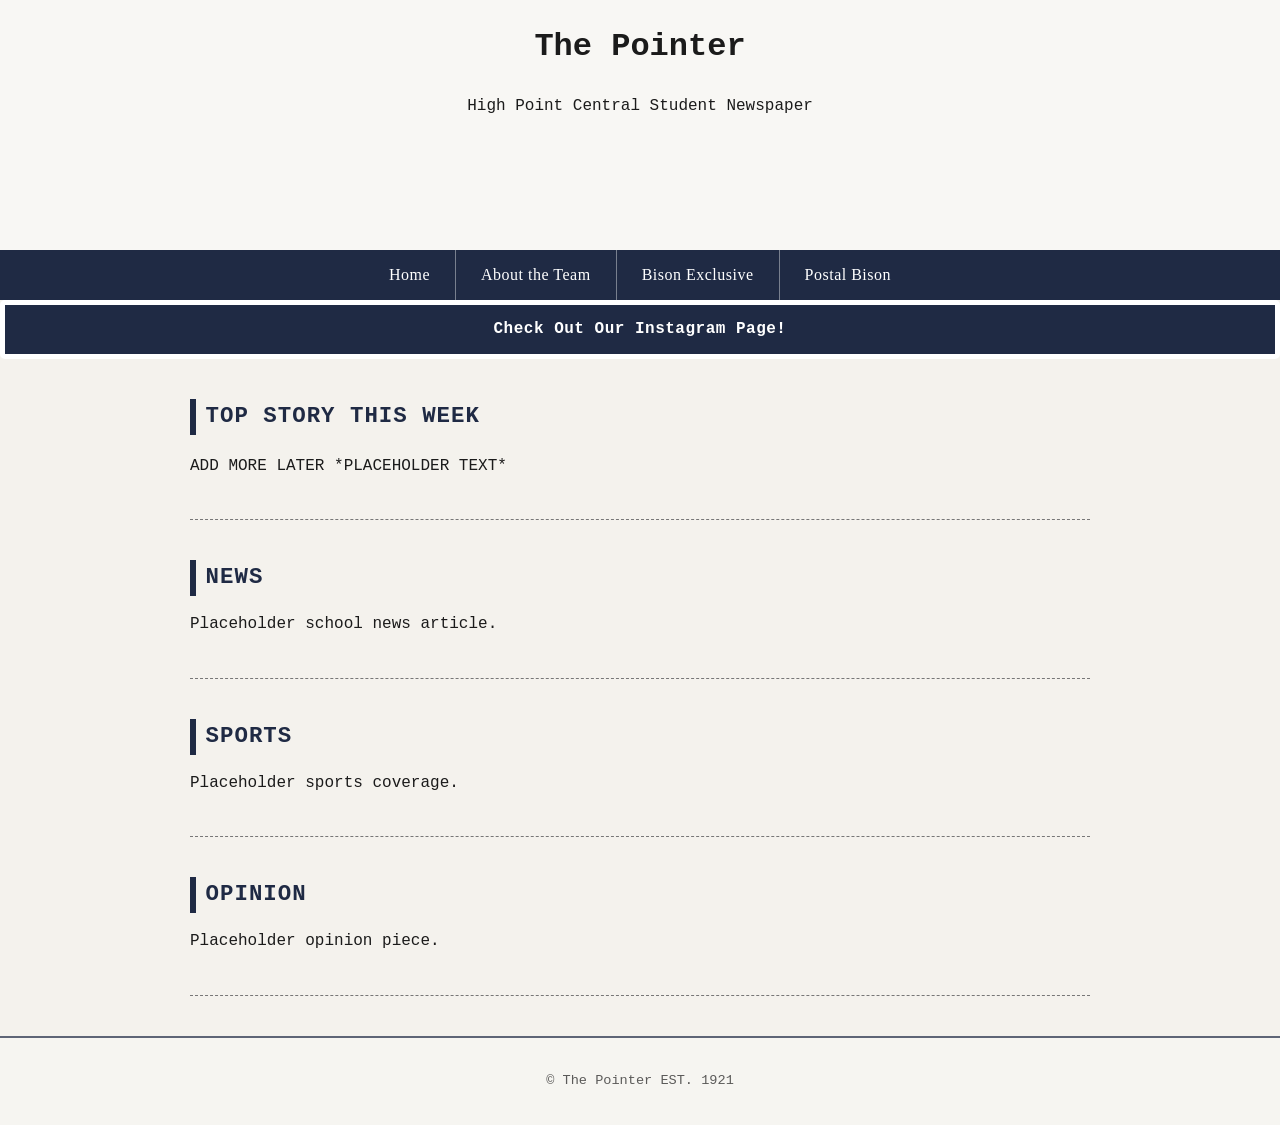
<file: index.html>
<!DOCTYPE html>
<html lang="en">
<head>
  <meta charset="UTF-8" />
  <meta name="viewport" content="width=device-width, initial-scale=1.0" />
  <title>The Pointer</title>
  <link rel="stylesheet" href="style.css" />
</head>
<body>

  <!-- ---------- Header ---------- -->
  <header>
    <div class="banner">
     
      <!-- Overlay text -->
      
        <h1>The Pointer</h1>
        <p>High Point Central Student Newspaper</p>

  </header>

     
<!-- About / Page Navigation -->
<nav id="page-nav">
  <ul>
    <li><a href="index.html">Home</a></li>
    <li><a href="about.html">About the Team</a></li>
    <li><a href="bison-exclusive.html">Bison Exclusive</a></li>
     <li><a href="postalbison.html">Postal Bison</a></li>
  </ul>
</nav>


 <!-- Instagram button floating on banner -->
  
 <div class="social-container">
        <a href="https://www.instagram.com/hpcpointer" class="instagram-btn" target="_blank" rel="noopener">
          Check Out Our Instagram Page!
        </a>
      </div>
    </div>
  
  <!-- ---------- Main Content ---------- -->
  <main>
    <section id="featured">
      
      <h2>Top Story This Week</h2>
      <h3></h3>
      <p>ADD MORE LATER *PLACEHOLDER TEXT*</p>
    </section>

    <section id="news">
      <h2>News</h2>
      <p>Placeholder school news article.</p>
    </section>

    <section id="sports">
      <h2>Sports</h2>
      <p>Placeholder sports coverage.</p>
    </section>

    <section id="opinion">
      <h2>Opinion</h2>
      <p>Placeholder opinion piece.</p>
    </section>
  </main>

<footer>
    <p>© The Pointer EST. 1921</p>
  </footer>
</body>
</html>
</file>
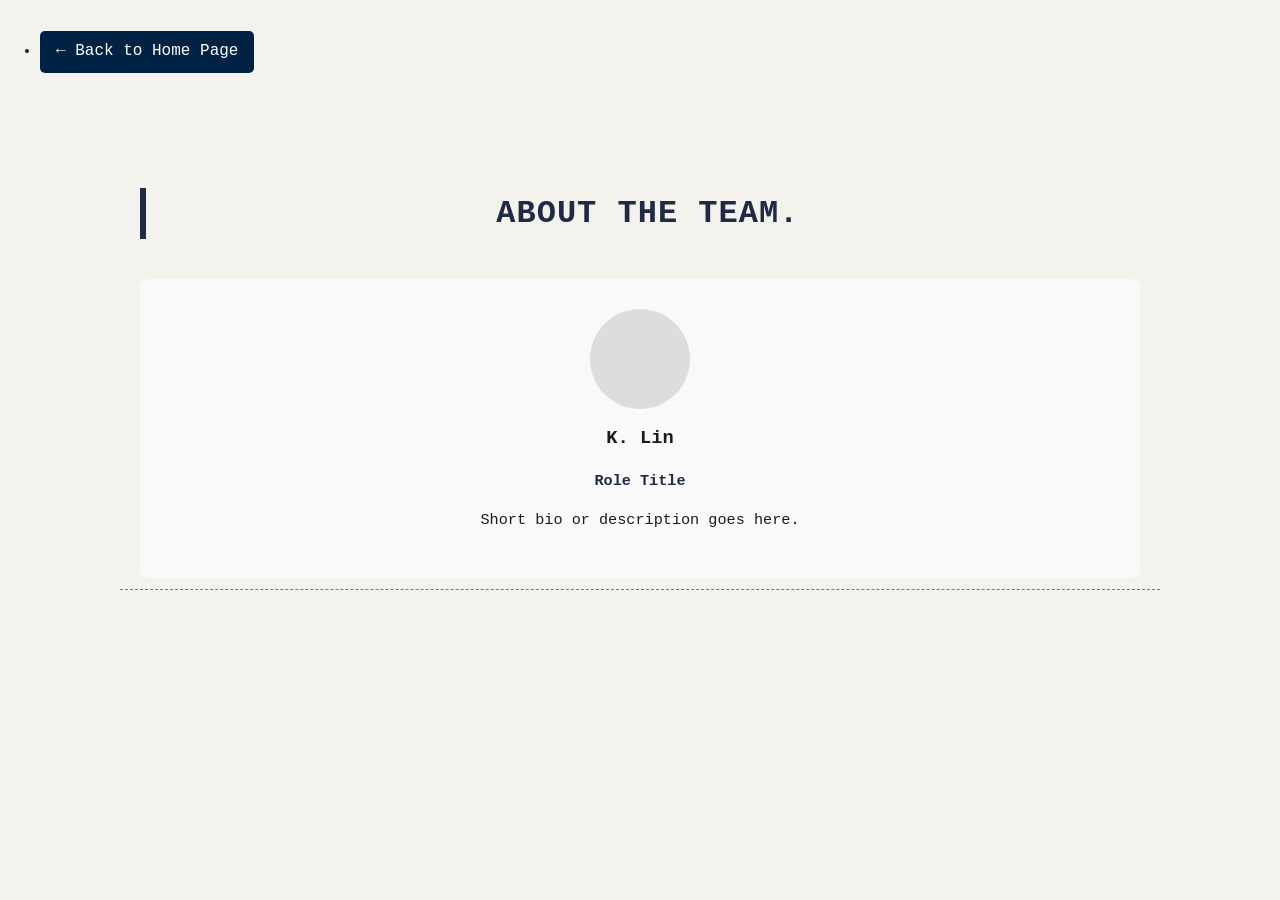
<file: about.html>
<!DOCTYPE html>
<html lang="en">
<head>
  <meta charset="UTF-8">
  <meta name="viewport" content="width=device-width, initial-scale=1.0">
  <title>About the Team</title>
  <link rel="stylesheet" href="style.css">
</head>
<body>

<!-- BACK TO HOME BUTTON -->
<nav class="back-link">
  <ul>
    <li><a href="index.html">← Back to Home Page</a></li>
  </ul>
</nav>

<!-- MAIN PAGE CONTENT -->
<section id="about-team">
  <h2>about the team.</h2>

  <div class="carousel">
    <!-- Team Member 1 -->
    <div class="team-member">
      <div class="avatar"></div>
      <h3>K. Lin</h3>
      <p class="role">Role Title</p>
      <p>Short bio or description goes here.</p>
    </div>

    <!-- Team Member 2 -->
    <div class="team-member">
      <div class="avatar"></div>
      <h3>Adam H.</h3>
      <p class="role">Role Title</p>
      <p>Short bio or description goes here.</p>
    </div>

      <!-- Team Member 3 -->
    <div class="team-member">
      <div class="avatar"></div>
      <h3>Cayden J.</h3>
      <p class="role">Role Title</p>
      <p>Short bio or description goes here.</p>
    </div>

    <!-- Team Member 4 -->
    <div class="team-member">
      <div class="avatar"></div>
      <h3>Jeremiah N.</h3>
      <p class="role">Role Title</p>
      <p>Short bio or description goes here.</p>
    </div>

      <!-- Team Member 5 -->
    <div class="team-member">
      <div class="avatar"></div>
      <h3>Janely A.</h3>
      <p class="role">Role Title</p>
      <p>Short bio or description goes here.</p>
    </div>

    <!-- Team Member 6 -->
    <div class="team-member">
      <div class="avatar"></div>
      <h3>Zayonnah B.</h3>
      <p class="role">Role Title</p>
      <p>Short bio or description goes here.</p>
    </div>


      <!-- Team Member 7 -->
    <div class="team-member">
      <div class="avatar"></div>
      <h3>Ricardo </h3>
      <p class="role">Role Title</p>
      <p>Short bio or description goes here.</p>
    </div>

    <!-- Team Member 8 -->
    <div class="team-member">
      <div class="avatar"></div>
      <h3>Traelin C.</h3>
      <p class="role">Role Title</p>
      <p>Short bio or description goes here.</p>
    </div>

      <!-- Team Member 9 -->
    <div class="team-member">
      <div class="avatar"></div>
      <h3>Giovanni T.</h3>
      <p class="role">Role Title</p>
      <p>Short bio or description goes here.</p>
    </div>

    <!-- Team Member 10 -->
    <div class="team-member">
      <div class="avatar"></div>
      <h3>Christopher G.</h3>
      <p class="role">Role Title</p>
      <p>Short bio or description goes here.</p>
    </div>

      <!-- Team Member 11 -->
    <div class="team-member">
      <div class="avatar"></div>
      <h3>Brian R.</h3>
      <p class="role">Role Title</p>
      <p>Short bio or description goes here.</p>
    </div>

    <!-- Team Member 12 -->
    <div class="team-member">
      <div class="avatar"></div>
      <h3>Sherrie B.</h3>
      <p class="role">Role Title</p>
      <p>Short bio or description goes here.</p>
    </div>





    
  </div>
</section>

</body>
</html>
</file>
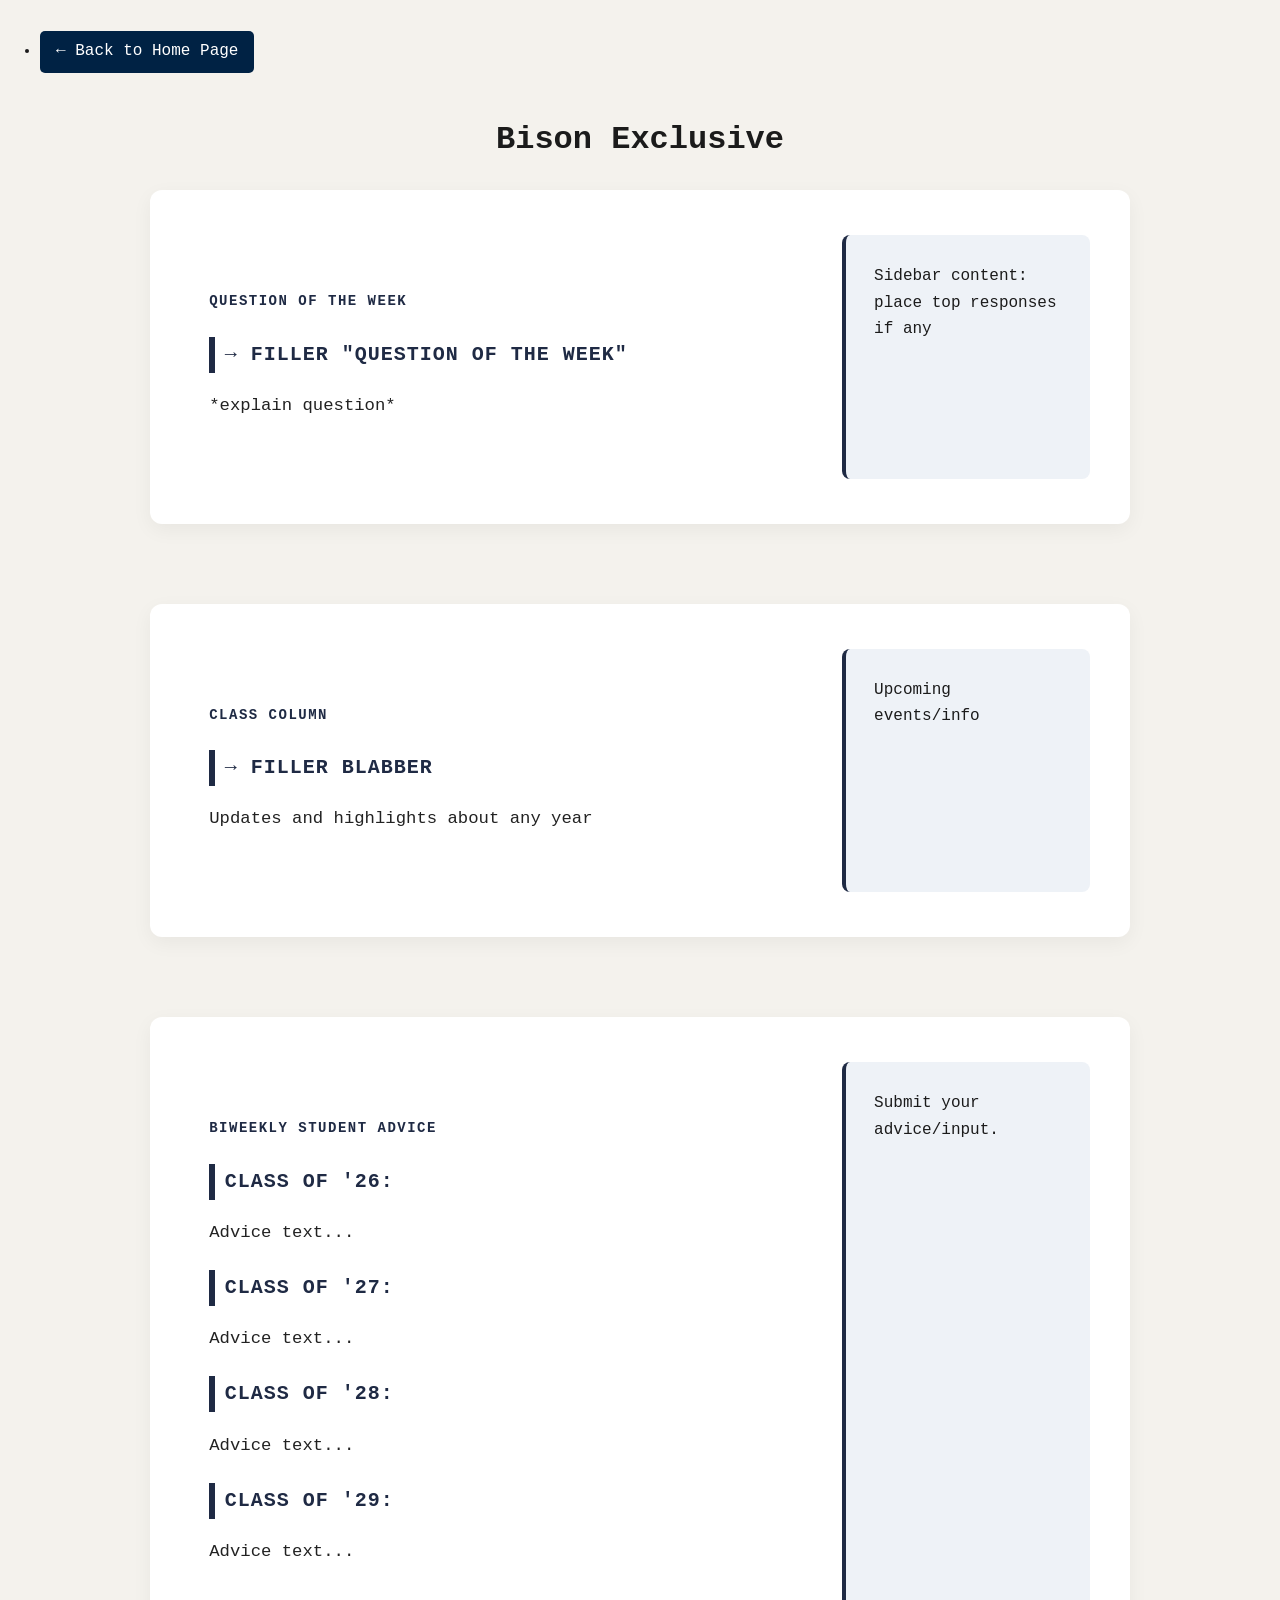
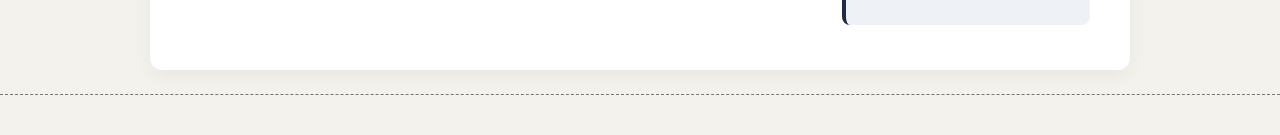
<file: bison-exclusive.html>
<!DOCTYPE html>
<html lang="en">
<head>
  <meta charset="UTF-8">
  <meta name="viewport" content="width=device-width, initial-scale=1.0">
  <title>Bison Exclusive</title>
  <link rel="stylesheet" href="style.css">
</head>
<body>

<!-- Back to Home Button -->
<nav class="back-link">
  <ul>
    <li><a href="index.html">← Back to Home Page</a></li>
  </ul>
</nav>
  
<section id="bison-exclusive">

  <h1><strong>Bison Exclusive</strong></h1>
         
  <!-- Question Of The Week -->
  <div class="layout">
    <main>
      <p class="section-label">Question Of The Week</p>
      <h2>→ Filler "Question Of The Week"</h2>
      <p>*explain question*</p>
    </main>
    <aside class="special-column">
      Sidebar content: place top responses if any
    </aside>
  </div>

  <!-- Class Column -->
  <div class="layout">
    <main>
      <p class="section-label">Class Column</p>
      <h2>→ Filler Blabber</h2>
      <p>Updates and highlights about any year</p>
    </main>
    <aside class="special-column">
      Upcoming events/info
    </aside>
  </div>

  <!-- Student Advice -->
  <div class="layout">
    <main>
      <p class="section-label">Biweekly Student Advice</p>

      <h2>Class of '26:</h2>
      <p>Advice text...</p>

      <h2>Class of '27:</h2>
      <p>Advice text...</p>

      <h2>Class of '28:</h2>
      <p>Advice text...</p>

      <h2>Class of '29:</h2>
      <p>Advice text...</p>
    </main>

    <aside class="special-column">
      Submit your advice/input.
    </aside>
  </div>

</section>
  
</body>
</html>
</file>
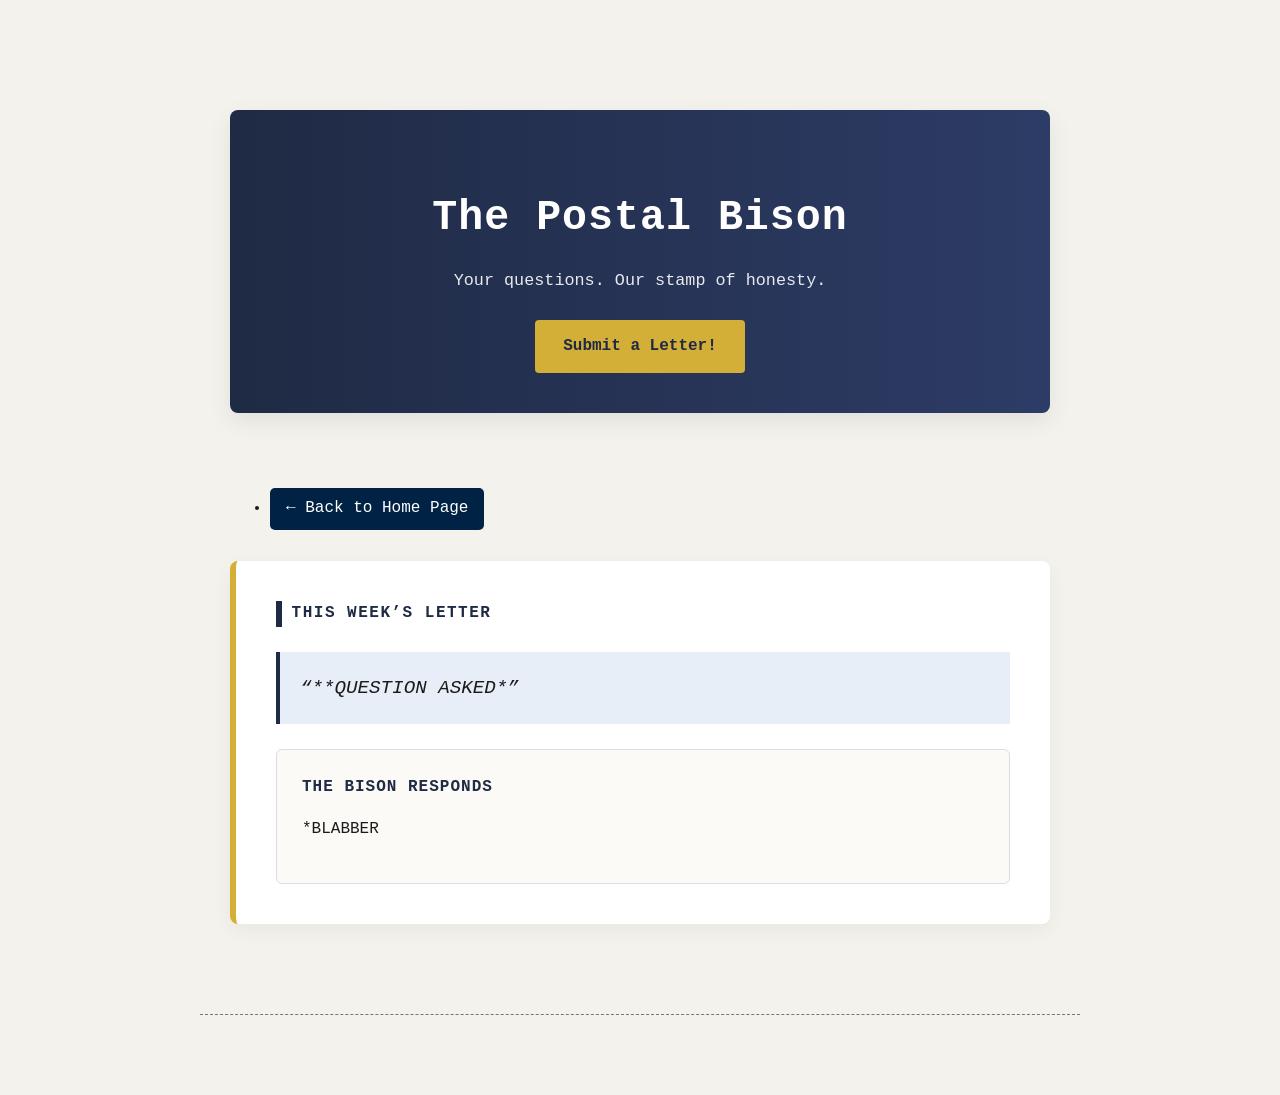
<file: postalbison.html>
<!DOCTYPE html>
<html lang="en">
<head>
  <meta charset="UTF-8">
  <title>The Postal Bison</title>
  <link rel="stylesheet" href="style.css">
</head>
<body>

<section class="postal-container">

  <div class="postal-header">
    <h1> The Postal Bison</h1>
    <p>Your questions. Our stamp of honesty.</p>
    <a href="https://forms.gle/VQTozc2No7DVNc2c6" class="submit-btn" target="_blank">
      Submit a Letter!
    </a>
  </div>

<!-- Back to Home Button -->
<nav class="back-link">
  <ul>
    <li><a href="index.html">← Back to Home Page</a></li>
  </ul>
</nav>
  

  
  <!-- Featured Question -->
  <div class="postal-card">
    <h2>This Week’s Letter</h2>
    <p class="question">
      “**QUESTION ASKED*”
    </p>

    <div class="response">
      <h3>The Bison Responds</h3>
      <p>
       *BLABBER
      </p>
    </div>
  </div>



  </div>

</section>

</body>
</html>
</file>
<file: style.css>
/* ---------- Root Colors ---------- */
:root {
  --navy: #1f2a44;
  --bison-gold: #d4af37;
  --soft-blue: #e8eef7;
  --paper: #f4f2ed;
  --ink: #1b1b1b;
}

/* ---------- Base ---------- */
body {
  font-family: 'Courier New', Courier, monospace;
  background: #f4f2ed;
  color: #1b1b1b;
  margin: 0;
  line-height: 1.6;
}

html {
  scroll-behavior: smooth;
}

/* ---------- Banner ---------- */
.banner {
  position: relative;
  width: 100%;
  height: 250px;            /* bigger banner for impact */
  overflow: hidden;
}

.banner img {
  width: 100%;
  height: 100%;
  object-fit: cover;
  object-position: center bottom; 
  display: block;
  z-index: 1;
}


/* ---------- Header ---------- */
header {
  padding: 0;
  text-align: center;
  background: #f8f7f4;
}

.instagram-btn {
  display: block;
  padding: 12px 24px;         /* button size */
  background: var(--navy);      /* navy background */
  color: white;                  /* white text */
  text-decoration: none;         /* no underline */
  font-family: 'Courier New', Courier, monospace;
  font-weight: bold;
  letter-spacing: 0.5px;
  border: 5px solid white;      /* subtle white border */
  border-radius: 5px;           /* slightly rounded corners */
  transition: all 0.2s ease;    /* smooth hover effect */
  text-align: center; 
}

.instagram-btn:hover {
  background: white;
  color: var(--navy);
  cursor: pointer;
}


/* ----------------------------- */
/*  Page Navigation (top-level)  */
/* ----------------------------- */
#page-nav, #section-nav {
  background-color: var(--navy, #002244);
  font-family: Georgia, "Times New Roman", serif;
  margin: 0;
  padding: 0;
}

#page-nav ul, #section-nav ul {
  display: flex;
  justify-content: center;
  list-style: none;
  margin: 0;
  padding: 0;
  flex-wrap: wrap; /* responsive */
}

#page-nav li, #section-nav li {
  padding: 12px 25px;
  border-right: 1px solid rgba(255, 255, 255, 0.4);
}

#page-nav li:last-child, #section-nav li:last-child {
  border-right: none;
}

#page-nav a, #section-nav a {
  text-decoration: none;
  color: white;
  letter-spacing: 0.5px;
  transition: color 0.2s, text-decoration 0.2s;
}

#page-nav a:hover, #section-nav a:hover {
  text-decoration: underline;
  color: #FFD700; /* optional highlight */
}

/* ----------------------------- */
/*       Mobile Adjustments       */
/* ----------------------------- */
@media (max-width: 768px) {
  #page-nav ul, #section-nav ul {
    flex-direction: column;
    gap: 8px;
  }

  #page-nav li, #section-nav li {
    border-right: none;
    border-bottom: 1px solid rgba(255, 255, 255, 0.3);
    width: 100%;
    text-align: center;
    padding: 10px 0;
  }

  #page-nav li:last-child, #section-nav li:last-child {
    border-bottom: none;
  }
}

.back-link a {
  display: inline-block;
  padding: 8px 16px;
  background-color: #002244; /* Bison Blue */
  color: white;
  text-decoration: none;
  border-radius: 5px;
  margin: 15px 0;
  transition: background 0.2s;
}

.back-link a:hover {
  background-color: #0055aa;
}



/* ---------- Main Content ---------- */
main {
  max-width: 900px;
  margin: 2.5rem auto;
  padding: 0 1.2rem;
}

/* ---------- Sections ---------- */
section {
  margin-bottom: 2.5rem;
  padding-bottom: 1.5rem;
  border-bottom: 1px dashed #777;
}

section h2 {
  font-size: 1.4rem;
  text-transform: uppercase;
  letter-spacing: 1px;
  margin-bottom: 0.6rem;
  border-left: 6px solid var(--navy);
  padding-left: 0.6rem;
  color: var(--navy);
}

.layout {
  display: grid;
  grid-template-columns: 3fr 1fr;
  gap: 40px;
}

.layout {
  display: grid;
  grid-template-columns: 3fr 1fr;
  gap: 40px;
}

/* ============================= */
/*        BISON EXCLUSIVE        */
/* ============================= */

/* Article Layout Card */
#bison-exclusive .layout {
  display: flex;
  gap: 50px;
  max-width: 900px;
  margin: 0 auto 80px auto;
  padding: 45px 40px;
  background: #ffffff;
  border-radius: 12px;
  box-shadow: 0 6px 20px rgba(0,0,0,0.05);
}

/* Remove spacing from last section */
#bison-exclusive .layout:last-child {
  margin-bottom: 0;
}

/* ============================= */
/*           MAIN AREA           */
/* ============================= */

#bison-exclusive main {
  flex: 3;
  font-size: 18px;
  line-height: 1.8;
  color: #222;
}

/* Section labels (Question of the Week, etc.) */
#bison-exclusive .section-label {
  text-transform: uppercase;
  font-size: 14px;
  letter-spacing: 1.5px;
  font-weight: 600;
  color: var(--navy);
  margin-bottom: 14px;
}

/* Headlines */
#bison-exclusive h1 {
  font-size: 32px;
  font-weight: 700;
  margin-bottom: 25px;
  text-align: center;
}

#bison-exclusive h2 {
  font-size: 20px;
  font-weight: 600;
  margin-top: 22px;
  margin-bottom: 10px;
}

/* Paragraph spacing */
#bison-exclusive p {
  margin-bottom: 18px;
  font-size: 1.08rem;
  line-height: 1.8;
  color: #222;
}

/* ============================= */
/*          SIDEBAR              */
/* ============================= */

#bison-exclusive .special-column {
  flex: 1;
  padding: 28px;
  background-color: #eef2f7;
  border-left: 4px solid var(--navy);
  font-size: 16px;
  line-height: 1.65;
  border-radius: 8px;
}

#bison-exclusive .special-column strong {
  display: block;
  margin-bottom: 12px;
  font-size: 16px;
}

/* ============================= */
/*         RESPONSIVE            */
/* ============================= */

@media (max-width: 900px) {

  #bison-exclusive {
    padding: 70px 16px;
  }

  #bison-exclusive .layout {
    flex-direction: column;
    gap: 30px;
    padding: 30px 24px;
  }

  #bison-exclusive main {
    font-size: 17px;
  }

  #bison-exclusive h1 {
    font-size: 26px;
  }

  #bison-exclusive h2 {
    font-size: 18px;
  }

  #bison-exclusive p {
    font-size: 1rem;
    line-height: 1.7;
  }

  #bison-exclusive .special-column {
    border-left: none;
    border-top: 4px solid var(--navy);
  }
}


/* ============================= */
/*         ABOUT TEAM CAROUSEL   */
/* ============================= */

#about-team {
  max-width: 1000px;
  margin: 100px auto;
  padding: 0 20px;
  text-align: center;
}

#about-team h2 {
  font-size: 2rem;
  margin-bottom: 40px;
}

/* Carousel container */
.carousel {
  display: flex;
  flex-direction: column;   /* stack items vertically */
  overflow-x: hidden;
  overflow-y: auto;
  gap: 30px;
  height:300px;
  scroll-snap-type: x mandatory;
  padding-bottom: 10px;
}



.carousel {
  -ms-overflow-style: none;
  scrollbar-width: none;
}

/* Individual slides */
.team-member {
  min-width: 300px;
  flex: 0 0 auto;
  scroll-snap-align: center;
  background: #f9f9f9;
  padding: 30px 20px;
  border-radius: 8px;
}

.avatar {
  width: 100px;
  height: 100px;
  background: #ddd;
  border-radius: 50%;
  margin: 0 auto 15px;
}

.team-member h3 {
  margin: 10px 0 5px;
}

.role {
  font-weight: bold;
  color: var(--navy);
  margin-bottom: 10px;
}

.team-member p {
  line-height: 1.6;
  font-size: 0.95rem;
}

/* ============================= */
/*        MOBILE CAROUSEL FIX    */
/* ============================= */

@media (max-width: 768px) {

  .carousel {
    gap: 20px;
    padding-left: 20px;
    padding-right: 20px;
  }

  .team-member {
    min-width: 85%;        /* nearly full width */
    scroll-snap-align: center;
  }

  .team-member p {
    font-size: 1rem;
    line-height: 1.7;
  }

}


/* ============================= */
/*         POSTAL BISON          */
/* ============================= */

.postal-container {
  max-width: 820px;
  margin: 80px auto;
  padding: 30px;
}

/* Header */
.postal-header {
  text-align: center;
  padding: 40px 30px;
  background: linear-gradient(to right, var(--navy), #2d3c66);
  color: white;
  border-radius: 8px;
  margin-bottom: 60px;
  box-shadow: 0 8px 24px rgba(0,0,0,0.08);
}

.postal-header h1 {
  font-size: 2.6rem;
  margin-bottom: 12px;
  letter-spacing: 1px;
}

.postal-header p {
  font-size: 1.05rem;
  opacity: 0.9;
  margin-bottom: 25px;
}

/* Submit Button */
.submit-btn {
  display: inline-block;
  padding: 14px 28px;
  background: var(--bison-gold);
  color: var(--navy);
  font-weight: bold;
  text-decoration: none;
  border-radius: 4px;
  transition: all 0.25s ease;
}

.submit-btn:hover {
  background: white;
  color: var(--navy);
  transform: translateY(-2px);
}

/* Main Card */
.postal-card {
  background: white;
  padding: 40px;
  border-radius: 8px;
  border-left: 6px solid var(--bison-gold);
  box-shadow: 0 6px 20px rgba(0,0,0,0.05);
  margin-bottom: 60px;
}

.postal-card h2 {
  margin-top: 0;
  color: var(--navy);
  text-transform: uppercase;
  font-size: 1rem;
  letter-spacing: 1.5px;
}

/* Question Styling */
.question {
  font-style: italic;
  font-size: 1.2rem;
  margin: 25px 0;
  padding: 20px;
  background: var(--soft-blue);
  border-left: 4px solid var(--navy);
  line-height: 1.7;
}

/* Response Box */
.response {
  background: #fbfaf6;
  padding: 25px;
  border: 1px solid #ddd;
  border-radius: 6px;
}

.response h3 {
  margin-top: 0;
  color: var(--navy);
  font-size: 1rem;
  text-transform: uppercase;
  letter-spacing: 1px;
}

/* Archive */
.archive h2 {
  color: var(--navy);
  margin-bottom: 25px;
  text-transform: uppercase;
  font-size: 1rem;
  letter-spacing: 1.5px;
}

.archive-item {
  background: white;
  padding: 18px 22px;
  border-radius: 6px;
  margin-bottom: 18px;
  box-shadow: 0 4px 12px rgba(0,0,0,0.04);
  display: flex;
  justify-content: space-between;
  align-items: center;
  transition: all 0.25s ease;
  border-left: 4px solid transparent;
}

.archive-item:hover {
  border-left: 4px solid var(--bison-gold);
  background: var(--soft-blue);
  transform: translateX(4px);
}

.archive-item h4 {
  margin: 0;
  font-weight: normal;
}

.archive-item span {
  font-size: 0.85rem;
  color: #666;
}






/* ============================= */
/*      MOBILE RESPONSIVE CSS     */
/* ============================= */

@media (max-width: 768px) {
  .postal-container {
    margin: 40px 20px;
    padding: 20px;
  }

  .postal-header {
    padding: 30px 20px;
  }

  .postal-header h1 {
    font-size: 2rem;
  }

  .postal-header p {
    font-size: 0.95rem;
    margin-bottom: 20px;
  }

  .submit-btn {
    padding: 12px 24px;
    font-size: 0.95rem;
  }

  .postal-card {
    padding: 25px;
    margin-bottom: 40px;
  }

  .postal-card h2 {
    font-size: 0.95rem;
  }

  .question {
    font-size: 1rem;
    padding: 15px;
    margin: 20px 0;
  }

  .response {
    padding: 20px;
  }

  .response h3 {
    font-size: 0.95rem;
  }

  .archive h2 {
    font-size: 0.95rem;
    margin-bottom: 20px;
  }

  .archive-item {
    padding: 14px 18px;
    flex-direction: column;
    align-items: flex-start;
    gap: 6px;
  }

  .archive-item span {
    font-size: 0.8rem;
  }
}

@media (max-width: 480px) {
  .postal-container {
    margin: 30px 15px;
    padding: 15px;
  }

  .postal-header {
    padding: 25px 15px;
  }

  .postal-header h1 {
    font-size: 1.7rem;
  }

  .postal-header p {
    font-size: 0.9rem;
    margin-bottom: 15px;
  }

  .submit-btn {
    padding: 10px 20px;
    font-size: 0.9rem;
  }

  .postal-card {
    padding: 20px;
  }

  .question {
    font-size: 0.95rem;
    padding: 12px;
  }

  .response {
    padding: 15px;
  }

  .archive-item {
    padding: 12px 15px;
  }
}

/* ---------- Footer ---------- */
footer {
  text-align: center;
  font-size: 0.85rem;
  opacity: 0.7;
  padding: 1.2rem;
  border-top: 2px solid var(--navy);
 background: #f8f7f4;   /* light background color */
}
</file>
